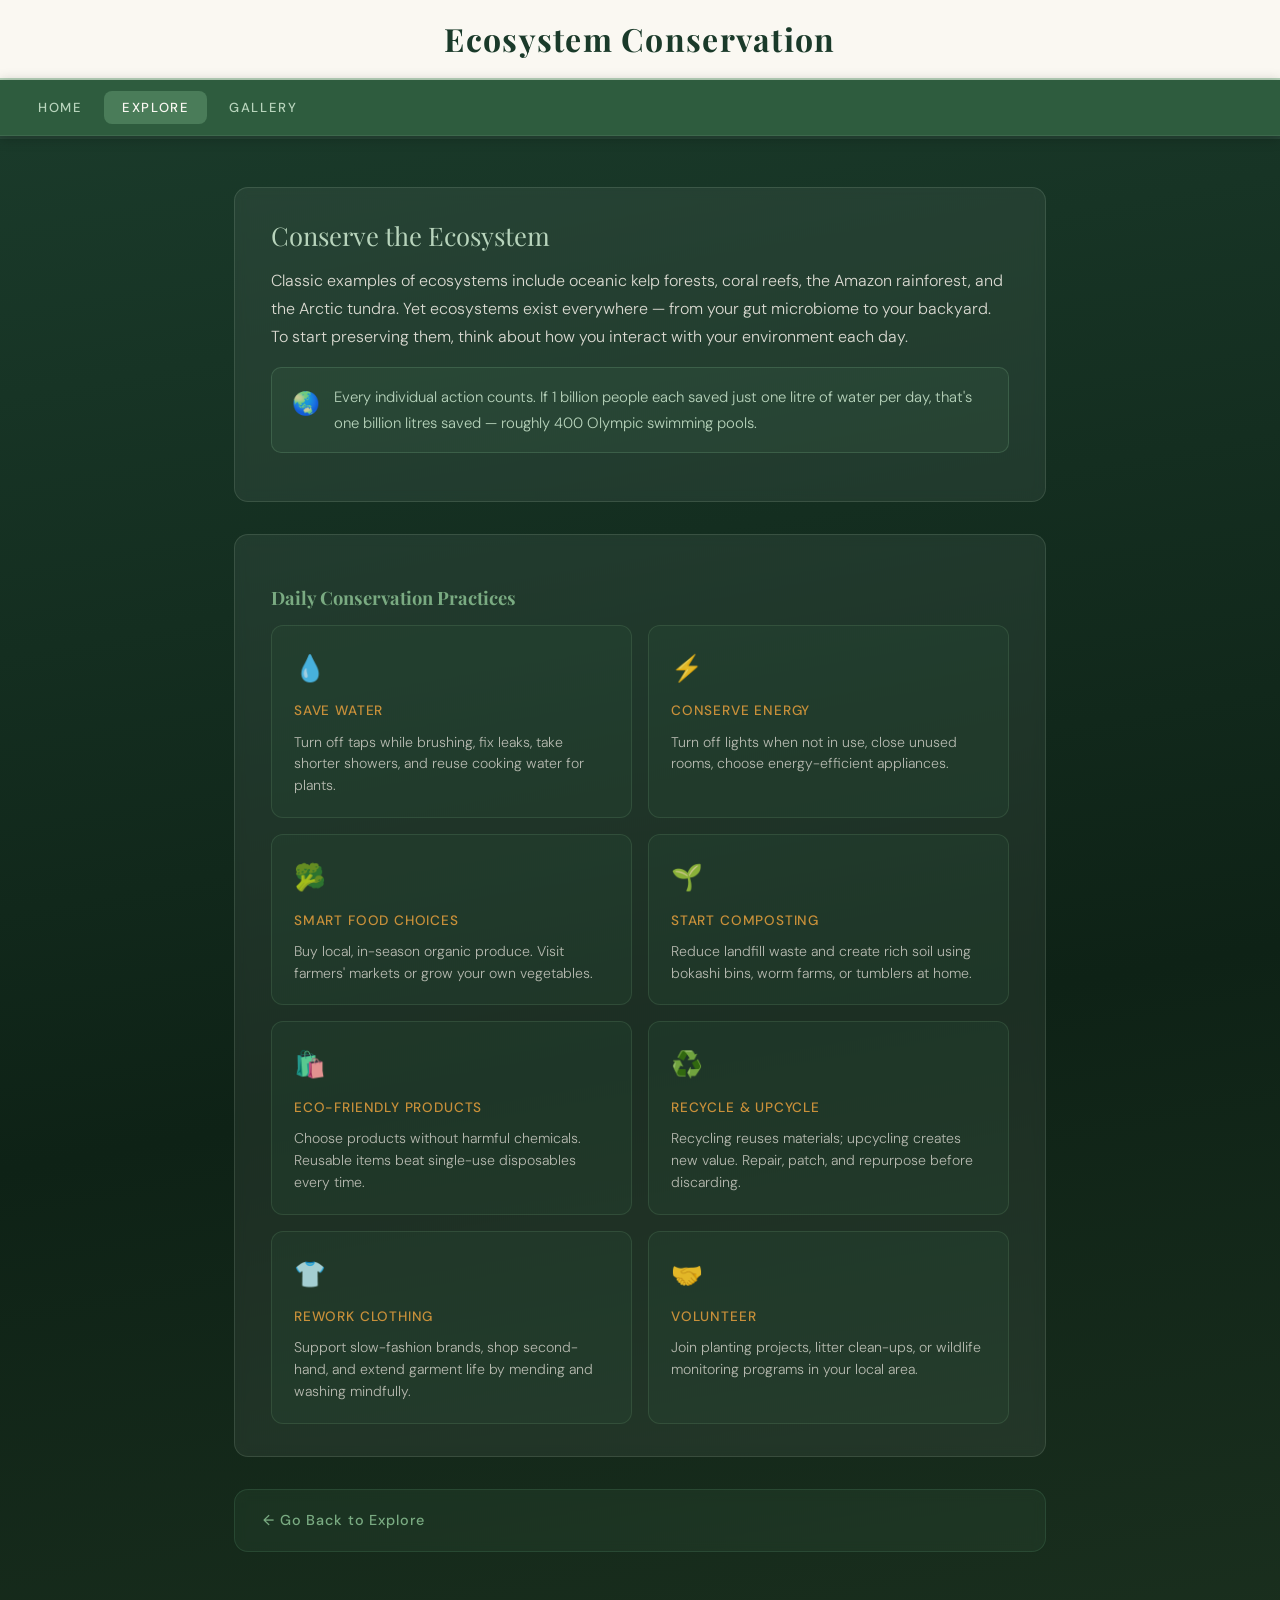
<file: conserve.html>
<!DOCTYPE html>
<html lang="en">
<head>
  <meta charset="UTF-8">
  <meta name="viewport" content="width=device-width, initial-scale=1.0">
  <title>Ecosystem Conservation</title>
  <link rel="preconnect" href="https://fonts.googleapis.com">
  <link rel="preconnect" href="https://fonts.gstatic.com" crossorigin>
  <link href="https://fonts.googleapis.com/css2?family=Playfair+Display:ital,wght@0,400;0,700;1,400&family=DM+Sans:wght@300;400;500&display=swap" rel="stylesheet">
  <link rel="stylesheet" href="base.css">
  <link rel="stylesheet" href="structure.css">
  <style>
    .conserve-grid {
      display: grid; grid-template-columns: repeat(auto-fit, minmax(280px, 1fr));
      gap: 16px; margin-top: 16px;
    }
    .conserve-tip {
      background: rgba(46,92,62,0.18); border: 1px solid rgba(122,171,130,0.18);
      border-radius: 12px; padding: 20px 22px;
      display: flex; flex-direction: column; gap: 8px;
      transition: background 0.3s, transform 0.25s, border-color 0.3s;
    }
    .conserve-tip:hover { background: rgba(46,92,62,0.35); transform: translateY(-3px); border-color: rgba(200,144,58,0.35); }
    .conserve-tip .tip-icon { font-size: 1.6rem; }
    .conserve-tip h5 { color: #c8903a; font-size: 0.85rem; letter-spacing: 0.06em; text-transform: uppercase; margin: 0; }
    .conserve-tip p { font-size: 0.88rem; color: rgba(245,240,232,0.7); line-height: 1.55; margin: 0; }
  </style>
</head>
<body>
  <header><h1>Ecosystem Conservation</h1></header>
  <nav class="nav-bar">
    <a class="nav-a" href="index.html">Home</a>
    <a class="nav-a on" href="Eco1.html">Explore</a>
    <a class="nav-a" href="Gallery.html">Gallery</a>
  </nav>

  <div class="article-progress"><div class="article-progress-fill" id="article-fill"></div></div>

  <div class="page-body">
    <div class="page-container">

      <div class="section2 reveal">
        <h2>Conserve the Ecosystem</h2>
        <p>Classic examples of ecosystems include oceanic kelp forests, coral reefs, the Amazon rainforest, and the Arctic tundra. Yet ecosystems exist everywhere — from your gut microbiome to your backyard. To start preserving them, think about how you interact with your environment each day.</p>
        <div class="fact-highlight">
          <span class="fact-icon">🌏</span>
          <p>Every individual action counts. If 1 billion people each saved just one litre of water per day, that's one billion litres saved — roughly 400 Olympic swimming pools.</p>
        </div>
      </div>

      <div class="section2 reveal delay-1">
        <h3>Daily Conservation Practices</h3>
        <div class="conserve-grid">
          <div class="conserve-tip reveal-scale delay-1">
            <span class="tip-icon">💧</span>
            <h5>Save Water</h5>
            <p>Turn off taps while brushing, fix leaks, take shorter showers, and reuse cooking water for plants.</p>
          </div>
          <div class="conserve-tip reveal-scale delay-2">
            <span class="tip-icon">⚡</span>
            <h5>Conserve Energy</h5>
            <p>Turn off lights when not in use, close unused rooms, choose energy-efficient appliances.</p>
          </div>
          <div class="conserve-tip reveal-scale delay-3">
            <span class="tip-icon">🥦</span>
            <h5>Smart Food Choices</h5>
            <p>Buy local, in-season organic produce. Visit farmers' markets or grow your own vegetables.</p>
          </div>
          <div class="conserve-tip reveal-scale delay-4">
            <span class="tip-icon">🌱</span>
            <h5>Start Composting</h5>
            <p>Reduce landfill waste and create rich soil using bokashi bins, worm farms, or tumblers at home.</p>
          </div>
          <div class="conserve-tip reveal-scale delay-1">
            <span class="tip-icon">🛍️</span>
            <h5>Eco-friendly Products</h5>
            <p>Choose products without harmful chemicals. Reusable items beat single-use disposables every time.</p>
          </div>
          <div class="conserve-tip reveal-scale delay-2">
            <span class="tip-icon">♻️</span>
            <h5>Recycle &amp; Upcycle</h5>
            <p>Recycling reuses materials; upcycling creates new value. Repair, patch, and repurpose before discarding.</p>
          </div>
          <div class="conserve-tip reveal-scale delay-3">
            <span class="tip-icon">👕</span>
            <h5>Rework Clothing</h5>
            <p>Support slow-fashion brands, shop second-hand, and extend garment life by mending and washing mindfully.</p>
          </div>
          <div class="conserve-tip reveal-scale delay-4">
            <span class="tip-icon">🤝</span>
            <h5>Volunteer</h5>
            <p>Join planting projects, litter clean-ups, or wildlife monitoring programs in your local area.</p>
          </div>
        </div>
      </div>

      <div class="section2 back-card reveal delay-2">
        <a href="Eco1.html" class="back-link">← Go Back to Explore</a>
      </div>

    </div>
  </div>

  <script src="scroll-animations.js"></script>
  <script>
    const fill = document.getElementById('article-fill');
    window.addEventListener('scroll', () => {
      const body = document.querySelector('.page-body');
      const rect = body.getBoundingClientRect();
      const total = body.offsetHeight - window.innerHeight;
      const scrolled = Math.max(0, -rect.top);
      fill.style.width = Math.min(100, (scrolled / total) * 100) + '%';
    }, { passive: true });
  </script>
</body>
</html>
</file>
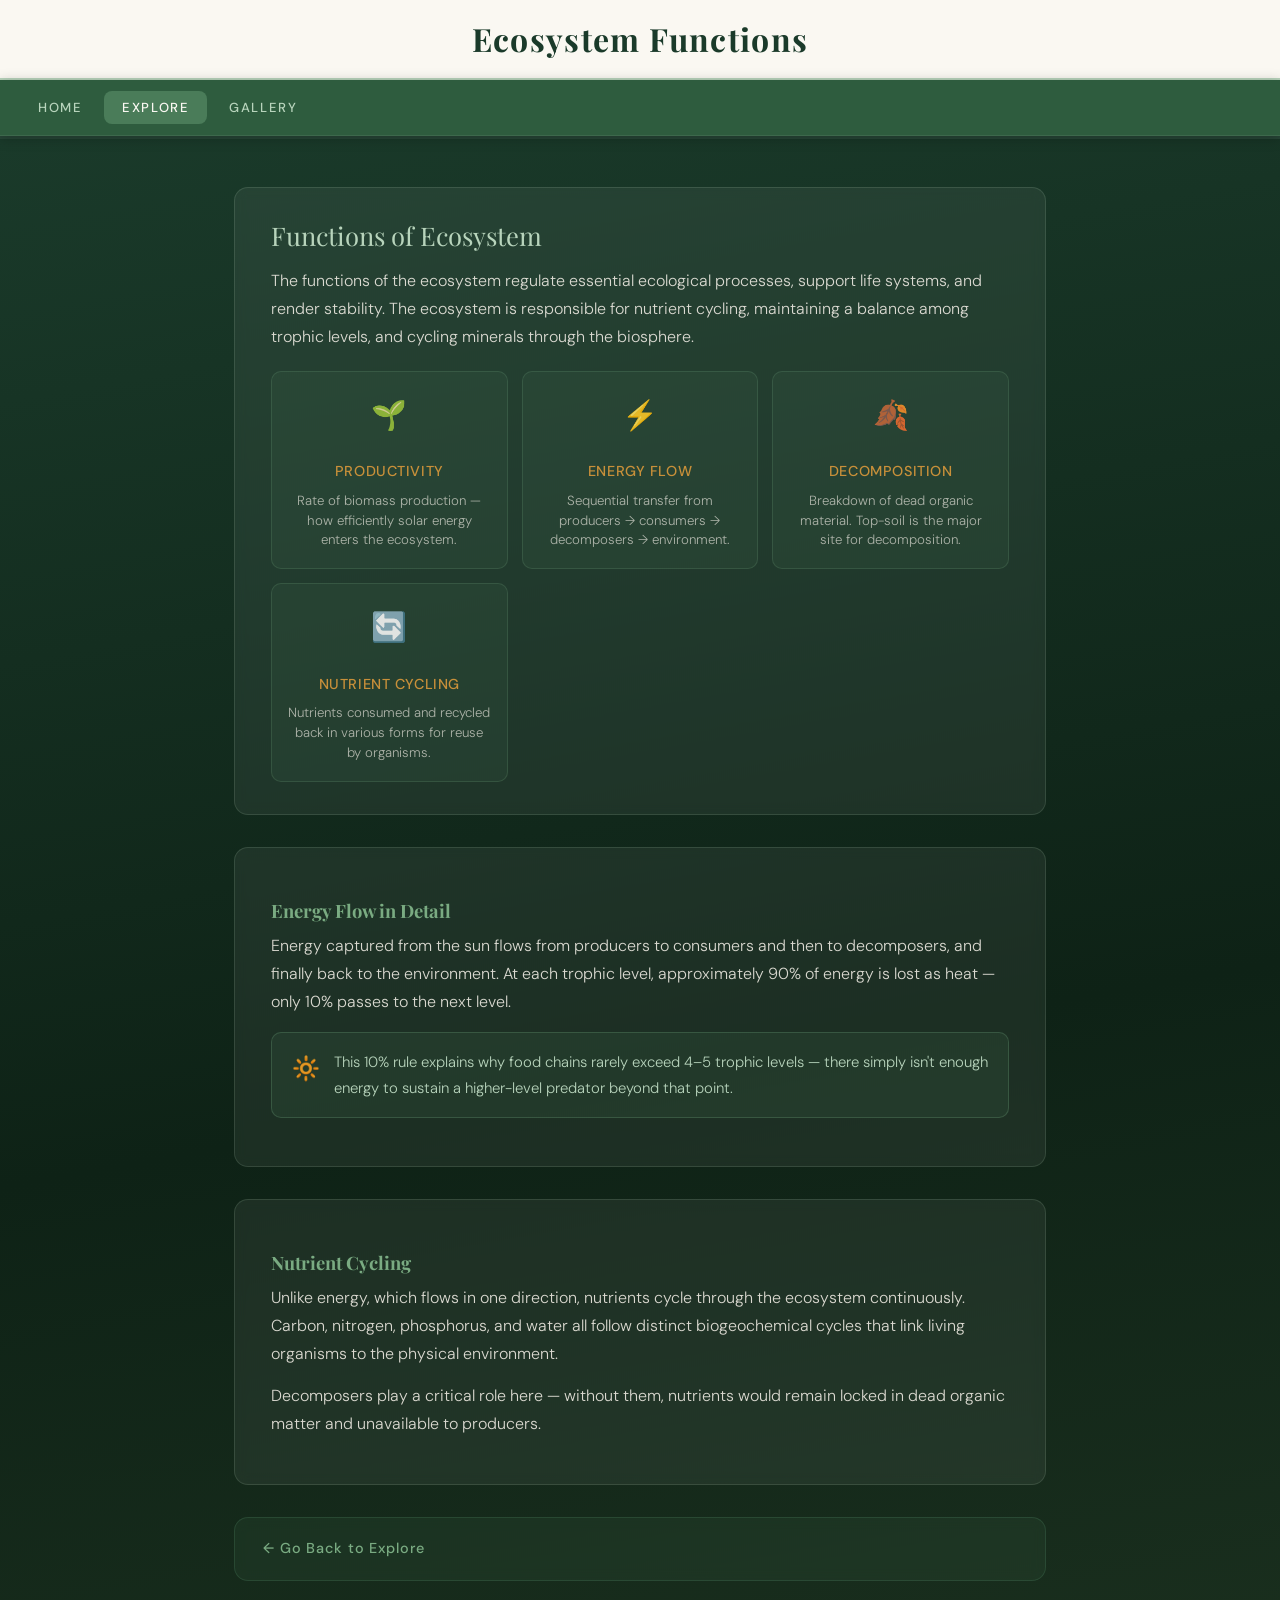
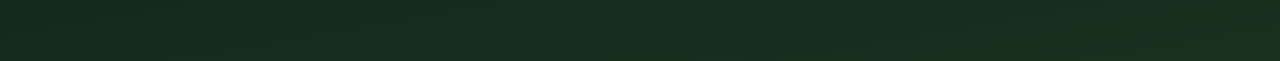
<file: Fuctions.html>
<!DOCTYPE html>
<html lang="en">
<head>
  <meta charset="UTF-8">
  <meta name="viewport" content="width=device-width, initial-scale=1.0">
  <title>Ecosystem Functions</title>
  <link rel="preconnect" href="https://fonts.googleapis.com">
  <link rel="preconnect" href="https://fonts.gstatic.com" crossorigin>
  <link href="https://fonts.googleapis.com/css2?family=Playfair+Display:ital,wght@0,400;0,700;1,400&family=DM+Sans:wght@300;400;500&display=swap" rel="stylesheet">
  <link rel="stylesheet" href="base.css">
  <link rel="stylesheet" href="structure.css">
  <style>
    .func-grid {
      display: grid; grid-template-columns: repeat(auto-fit, minmax(200px, 1fr));
      gap: 14px; margin-top: 20px;
    }
    .func-card {
      background: rgba(74,124,89,0.12); border: 1px solid rgba(122,171,130,0.2);
      border-radius: 10px; padding: 18px 16px; text-align: center;
      transition: background 0.3s, transform 0.3s, border-color 0.3s;
    }
    .func-card:hover { background: rgba(74,124,89,0.28); transform: translateY(-4px); border-color: rgba(200,144,58,0.4); }
    .func-card .fc-icon { font-size: 1.8rem; margin-bottom: 8px; }
    .func-card h4 { color: #c8903a; font-size: 0.9rem; margin-bottom: 6px; }
    .func-card p { font-size: 0.83rem; color: rgba(245,240,232,0.65); line-height: 1.5; margin: 0; }
  </style>
</head>
<body>
  <header><h1>Ecosystem Functions</h1></header>
  <nav class="nav-bar">
    <a class="nav-a" href="index.html">Home</a>
    <a class="nav-a on" href="Eco1.html">Explore</a>
    <a class="nav-a" href="Gallery.html">Gallery</a>
  </nav>

  <div class="article-progress"><div class="article-progress-fill" id="article-fill"></div></div>

  <div class="page-body">
    <div class="page-container">

      <div class="section2 reveal">
        <h2>Functions of Ecosystem</h2>
        <p>The functions of the ecosystem regulate essential ecological processes, support life systems, and render stability. The ecosystem is responsible for nutrient cycling, maintaining a balance among trophic levels, and cycling minerals through the biosphere.</p>

        <div class="func-grid">
          <div class="func-card reveal-scale delay-1">
            <div class="fc-icon">🌱</div>
            <h4>Productivity</h4>
            <p>Rate of biomass production — how efficiently solar energy enters the ecosystem.</p>
          </div>
          <div class="func-card reveal-scale delay-2">
            <div class="fc-icon">⚡</div>
            <h4>Energy Flow</h4>
            <p>Sequential transfer from producers → consumers → decomposers → environment.</p>
          </div>
          <div class="func-card reveal-scale delay-3">
            <div class="fc-icon">🍂</div>
            <h4>Decomposition</h4>
            <p>Breakdown of dead organic material. Top-soil is the major site for decomposition.</p>
          </div>
          <div class="func-card reveal-scale delay-4">
            <div class="fc-icon">🔄</div>
            <h4>Nutrient Cycling</h4>
            <p>Nutrients consumed and recycled back in various forms for reuse by organisms.</p>
          </div>
        </div>
      </div>

      <div class="section2 reveal delay-1">
        <h3>Energy Flow in Detail</h3>
        <p>Energy captured from the sun flows from producers to consumers and then to decomposers, and finally back to the environment. At each trophic level, approximately 90% of energy is lost as heat — only 10% passes to the next level.</p>
        <div class="fact-highlight">
          <span class="fact-icon">🔆</span>
          <p>This 10% rule explains why food chains rarely exceed 4–5 trophic levels — there simply isn't enough energy to sustain a higher-level predator beyond that point.</p>
        </div>
      </div>

      <div class="section2 reveal delay-2">
        <h3>Nutrient Cycling</h3>
        <p>Unlike energy, which flows in one direction, nutrients cycle through the ecosystem continuously. Carbon, nitrogen, phosphorus, and water all follow distinct biogeochemical cycles that link living organisms to the physical environment.</p>
        <p>Decomposers play a critical role here — without them, nutrients would remain locked in dead organic matter and unavailable to producers.</p>
      </div>

      <div class="section2 back-card reveal delay-3">
        <a href="Eco1.html" class="back-link">← Go Back to Explore</a>
      </div>

    </div>
  </div>

  <script src="scroll-animations.js"></script>
  <script>
    const fill = document.getElementById('article-fill');
    window.addEventListener('scroll', () => {
      const body = document.querySelector('.page-body');
      const rect = body.getBoundingClientRect();
      const total = body.offsetHeight - window.innerHeight;
      const scrolled = Math.max(0, -rect.top);
      fill.style.width = Math.min(100, (scrolled / total) * 100) + '%';
    }, { passive: true });
  </script>
</body>
</html>
</file>
<file: base.css>
@import url('https://fonts.googleapis.com/css2?family=Playfair+Display:ital,wght@0,400;0,700;1,400&family=DM+Sans:wght@300;400;500&display=swap');

:root {
  --forest:     #1a3a2a;
  --moss:       #2e5c3e;
  --fern:       #4a7c59;
  --sage:       #7aab82;
  --mist:       #b8d4bc;
  --parchment:  #f5f0e8;
  --cream:      #faf8f2;
  --earth:      #7a5c3a;
  --amber:      #c8903a;
  --bark:       #3a2a1a;
  --white:      #ffffff;
  --nav-h:      56px;
  --header-h:   80px;
  --radius:     14px;
  --shadow:     0 8px 32px rgba(26,58,42,0.18);
  --transition: 0.3s cubic-bezier(0.4, 0, 0.2, 1);
}

*, *::before, *::after { box-sizing: border-box; margin: 0; padding: 0; }
html { scroll-behavior: smooth; }

body {
  font-family: 'DM Sans', sans-serif;
  font-weight: 300;
  background: var(--forest);
  color: var(--parchment);
  min-height: 100vh;
  overflow-x: hidden;
}

/* ── SCROLLBAR ─────────────────────────── */
::-webkit-scrollbar { width: 5px; height: 5px; }
::-webkit-scrollbar-track { background: var(--forest); }
::-webkit-scrollbar-thumb { background: var(--fern); border-radius: 99px; }

/* ── SCROLL PROGRESS BAR ───────────────── */
#scroll-progress {
  position: fixed;
  top: 0; left: 0;
  height: 3px;
  width: 0%;
  background: linear-gradient(90deg, var(--fern), var(--amber));
  z-index: 9999;
  transition: width 0.1s linear;
  border-radius: 0 2px 2px 0;
}

/* ── TYPOGRAPHY ─────────────────────────── */
h1, h2, h3 { font-family: 'Playfair Display', Georgia, serif; line-height: 1.2; }
h1 { font-size: clamp(1.4rem, 3vw, 2rem); font-weight: 700; }
h2 { font-size: clamp(1.2rem, 2.5vw, 1.6rem); font-weight: 400; }
h3 { font-size: clamp(1rem, 2vw, 1.25rem); }
h4, h5 { font-family: 'DM Sans', sans-serif; font-weight: 500; color: var(--amber); margin-bottom: 4px; }
p { line-height: 1.75; font-size: 1rem; }
a { text-decoration: none; color: inherit; }

/* ── HEADER ─────────────────────────────── */
header {
  height: var(--header-h);
  background: var(--cream);
  display: flex;
  align-items: center;
  justify-content: center;
  position: relative;
  border-bottom: 2px solid var(--mist);
}
header::after {
  content: '';
  position: absolute;
  bottom: -6px; left: 50%;
  transform: translateX(-50%);
  width: 60px; height: 2px;
  background: var(--amber);
  border-radius: 2px;
}
header h1 { color: var(--forest); letter-spacing: 0.04em; }

/* ── NAV BAR ─────────────────────────────── */
.nav-bar {
  height: var(--nav-h);
  background: var(--moss);
  display: flex;
  align-items: center;
  padding: 0 20px;
  gap: 4px;
  border-bottom: 1px solid rgba(255,255,255,0.07);
  position: sticky; top: 0; z-index: 100;
  box-shadow: 0 2px 12px rgba(0,0,0,0.25);
  transition: background 0.3s;
}
.nav-bar.scrolled { background: rgba(26,58,42,0.97); backdrop-filter: blur(10px); }

.nav-a {
  color: var(--mist);
  padding: 8px 18px;
  border-radius: 8px;
  font-size: 0.82rem;
  font-weight: 500;
  letter-spacing: 0.12em;
  text-transform: uppercase;
  transition: background var(--transition), color var(--transition);
}
.nav-a:hover { background: rgba(255,255,255,0.1); color: var(--white); }
.nav-a.on { background: var(--fern); color: var(--cream); }

/* ── SCROLL-REVEAL BASE STATES ─────────── */
/* Elements start hidden; JS adds .revealed */
.reveal {
  opacity: 0;
  transform: translateY(40px);
  transition: opacity 0.7s cubic-bezier(0.4,0,0.2,1),
              transform 0.7s cubic-bezier(0.4,0,0.2,1);
}
.reveal.revealed {
  opacity: 1;
  transform: translateY(0);
}

.reveal-left {
  opacity: 0;
  transform: translateX(-50px);
  transition: opacity 0.7s cubic-bezier(0.4,0,0.2,1),
              transform 0.7s cubic-bezier(0.4,0,0.2,1);
}
.reveal-left.revealed { opacity: 1; transform: translateX(0); }

.reveal-right {
  opacity: 0;
  transform: translateX(50px);
  transition: opacity 0.7s cubic-bezier(0.4,0,0.2,1),
              transform 0.7s cubic-bezier(0.4,0,0.2,1);
}
.reveal-right.revealed { opacity: 1; transform: translateX(0); }

.reveal-scale {
  opacity: 0;
  transform: scale(0.88);
  transition: opacity 0.6s cubic-bezier(0.4,0,0.2,1),
              transform 0.6s cubic-bezier(0.4,0,0.2,1);
}
.reveal-scale.revealed { opacity: 1; transform: scale(1); }

/* stagger delays */
.delay-1 { transition-delay: 0.1s !important; }
.delay-2 { transition-delay: 0.2s !important; }
.delay-3 { transition-delay: 0.3s !important; }
.delay-4 { transition-delay: 0.4s !important; }
.delay-5 { transition-delay: 0.5s !important; }

/* ── ENTRY ANIMATION (hero / page load) ── */
.effect { animation: fadeUp 0.7s ease both; }
.effect-2 { animation: fadeUp 0.7s 0.15s ease both; }
.effect-3 { animation: fadeUp 0.7s 0.3s ease both; }
@keyframes fadeUp {
  from { opacity: 0; transform: translateY(24px); }
  to   { opacity: 1; transform: translateY(0); }
}

/* ── CARD / SECTION BOX ─────────────────── */
.card {
  background: rgba(250,248,242,0.07);
  border: 1px solid rgba(184,212,188,0.18);
  border-radius: var(--radius);
  padding: 28px 32px;
  backdrop-filter: blur(6px);
}
.card h2, .card h3 { color: var(--mist); margin-bottom: 12px; }
.card p { color: var(--parchment); opacity: 0.9; }

/* ── BACK LINK ───────────────────────────── */
.back-link {
  display: inline-flex;
  align-items: center;
  gap: 8px;
  color: var(--sage);
  font-size: 0.9rem;
  font-weight: 500;
  letter-spacing: 0.06em;
  transition: color var(--transition), gap var(--transition);
}
.back-link:hover { color: var(--amber); gap: 12px; }

/* ── SHARED SCROLL JS ───────────────────── */
/* Injected via scroll-animations.js */
</file>
<file: structure.css>
@import url('base.css');

/* ── CONTENT PAGES ──────────────────────── */
.page-body {
  min-height: calc(100vh - 136px);
  background: linear-gradient(170deg, #1a3a2a 0%, #0e2216 60%, #1a2f1e 100%);
}

/* sticky article progress bar */
.article-progress {
  position: sticky; top: 56px; z-index: 90;
  height: 3px; background: rgba(255,255,255,0.06);
}
.article-progress-fill {
  height: 100%; width: 0%;
  background: linear-gradient(90deg, #4a7c59, #c8903a);
  transition: width 0.1s linear;
  border-radius: 0 2px 2px 0;
}

.page-container {
  max-width: 860px; margin: 0 auto;
  padding: 48px 24px 80px;
  display: flex; flex-direction: column; gap: 32px;
}

/* ── ARTICLE CARD ─────────────────────── */
.section2 {
  background: rgba(250,248,242,0.06);
  border: 1px solid rgba(184,212,188,0.15);
  border-radius: 14px; padding: 32px 36px;
  backdrop-filter: blur(6px);
  color: rgba(245,240,232,0.88); font-size: 1rem; line-height: 1.78;
  /* reveal handled by .reveal class */
}
.section2 h2 { color: #b8d4bc; margin-bottom: 16px; font-size: 1.6rem; }
.section2 h3 { color: #7aab82; margin: 20px 0 10px; font-size: 1.15rem; }
.section2 h4, .section2 h5 {
  color: #c8903a; font-family: 'DM Sans', sans-serif;
  font-weight: 500; margin: 18px 0 6px; font-size: 0.95rem;
  letter-spacing: 0.04em; text-transform: uppercase;
}
.section2 p { margin-bottom: 14px; }
.section2 pre {
  font-family: 'DM Sans', sans-serif; font-size: 0.95rem; white-space: pre-wrap;
  background: rgba(46,92,62,0.25); border-left: 3px solid #4a7c59;
  padding: 14px 18px; border-radius: 0 10px 10px 0; margin: 14px 0; color: #b8d4bc;
}
.section2 pre a { color: #7aab82; display: block; margin: 4px 0; transition: color 0.2s; }
.section2 pre a:hover { color: #c8903a; }
.section2 img {
  display: block; max-width: 100%; height: auto; border-radius: 10px; margin: 20px 0;
  border: 1px solid rgba(184,212,188,0.2); box-shadow: 0 6px 24px rgba(0,0,0,0.35);
  transition: transform 0.5s ease, box-shadow 0.5s ease;
}
.section2 img:hover { transform: scale(1.02); box-shadow: 0 12px 40px rgba(0,0,0,0.45); }
.section2 a { color: #7aab82; font-weight: 500; transition: color 0.2s; }
.section2 a:hover { color: #c8903a; }

/* ── FACT HIGHLIGHT ────────────────────── */
.fact-highlight {
  display: flex; align-items: flex-start; gap: 14px;
  background: rgba(74,124,89,0.15);
  border: 1px solid rgba(122,171,130,0.25);
  border-radius: 10px; padding: 16px 20px; margin: 16px 0;
}
.fact-highlight .fact-icon { font-size: 1.4rem; flex-shrink: 0; }
.fact-highlight p { margin: 0; font-size: 0.93rem; color: #b8d4bc; }

/* ── BACK FOOTER CARD ─────────────────── */
.section2.back-card {
  background: rgba(74,124,89,0.12);
  border-color: rgba(74,124,89,0.3); padding: 18px 28px; font-size: 0.9rem;
}
</file>
